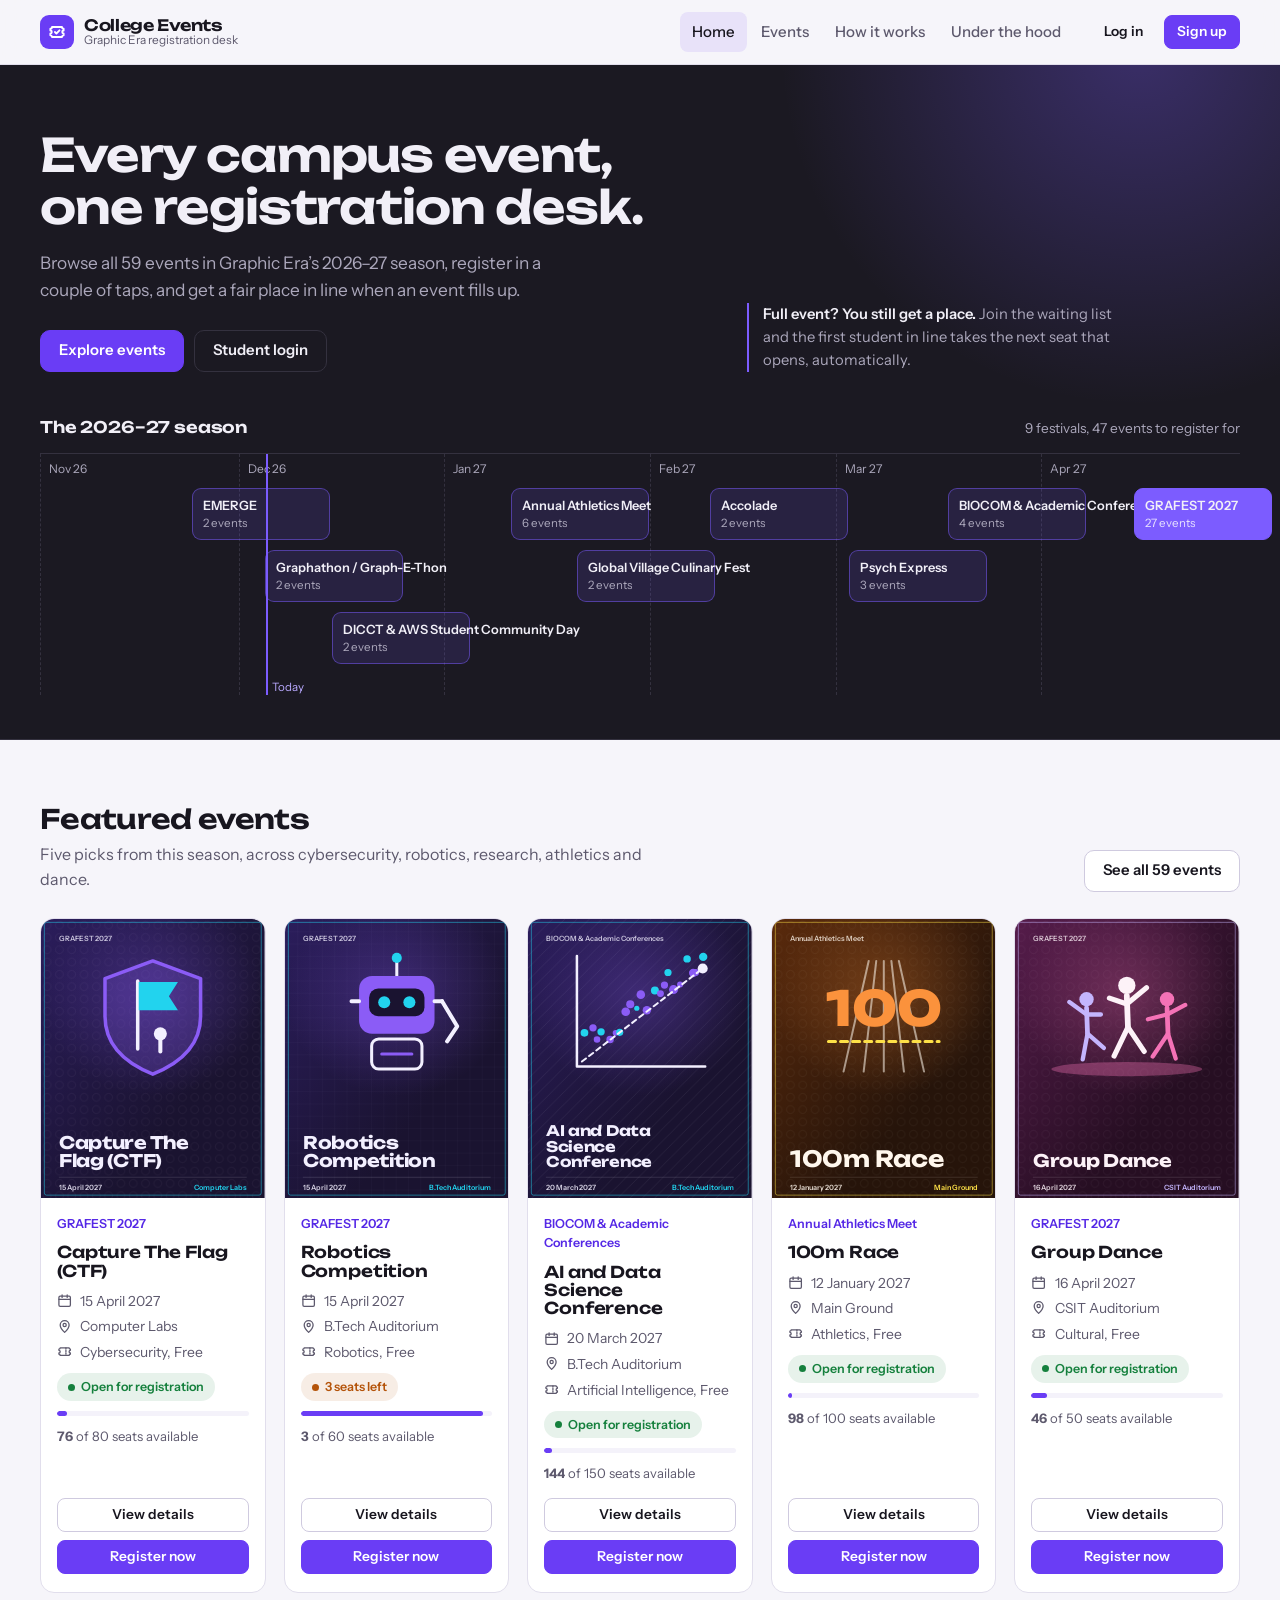
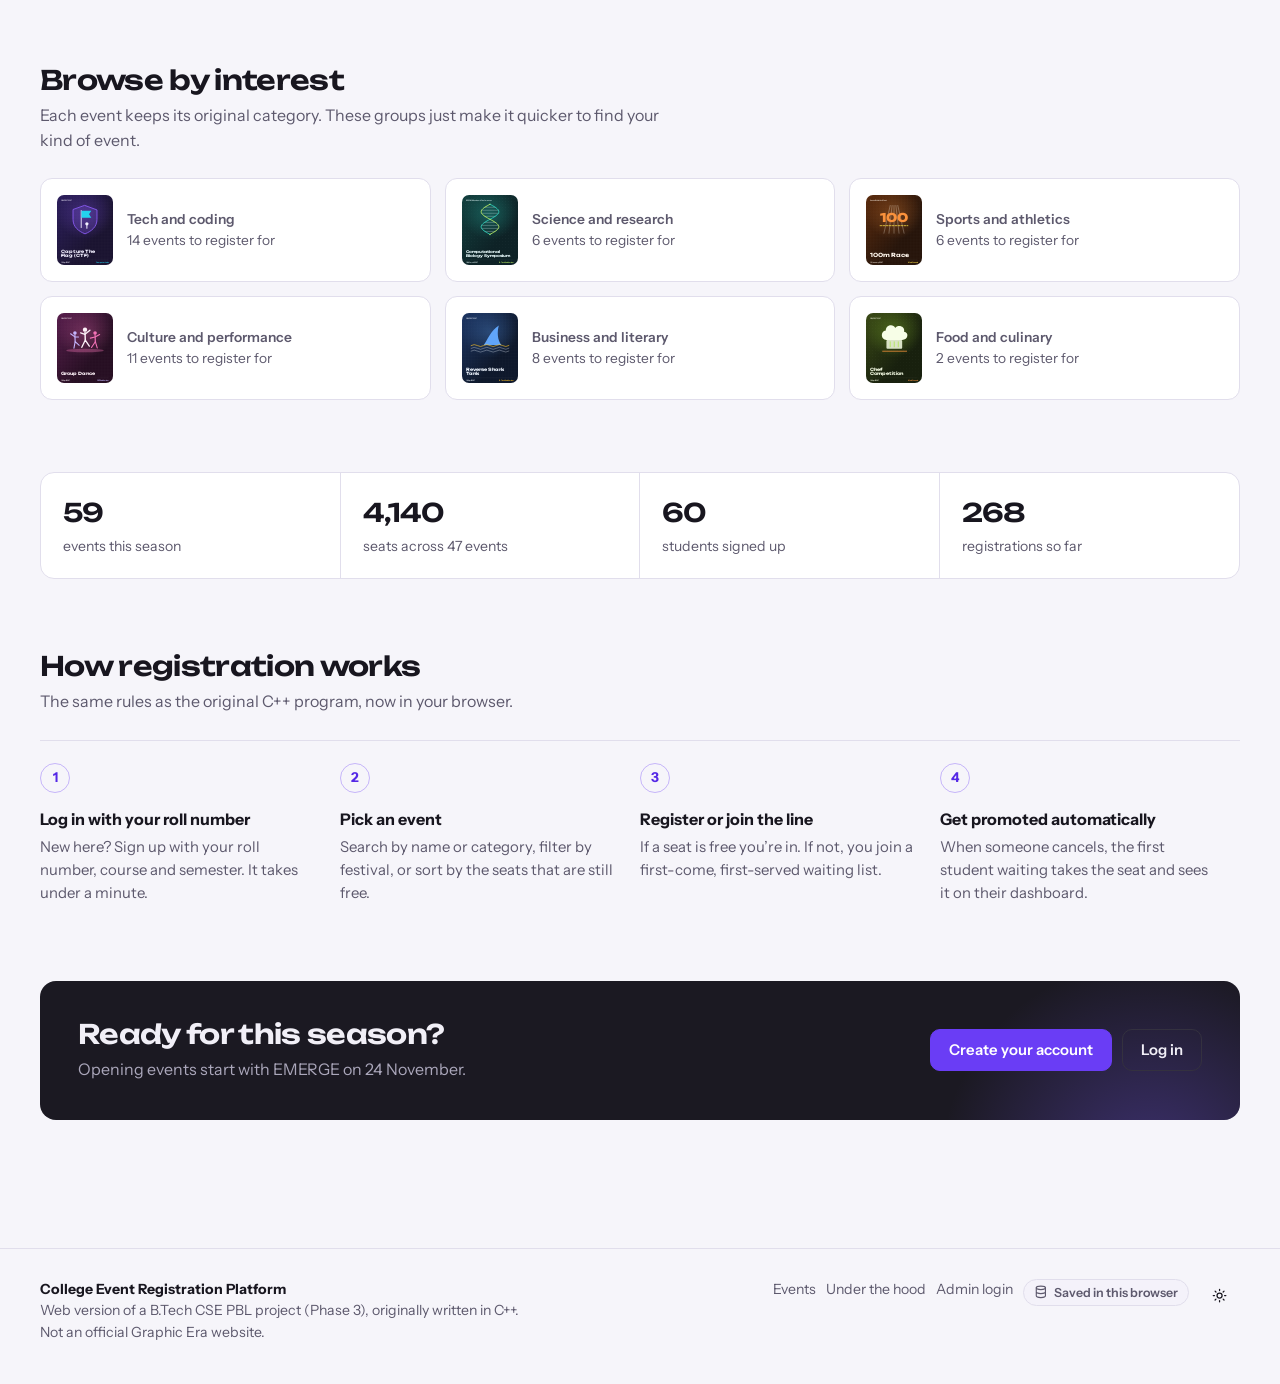
<file: docs/index.html>
<!doctype html>
<html lang="en">
<head>
<meta charset="utf-8">
<meta name="viewport" content="width=device-width, initial-scale=1, viewport-fit=cover">
<title>College Event Registration Platform</title>
<meta name="description" content="Register for Graphic Era's 2026-27 college events: 59 events, waiting lists, student and admin dashboards.">
<link rel="icon" href="data:image/svg+xml,<svg xmlns='http://www.w3.org/2000/svg' viewBox='0 0 100 100'><text y='.9em' font-size='90'>🎟️</text></svg>">
<link rel="preconnect" href="https://fonts.googleapis.com">
<link rel="preconnect" href="https://fonts.gstatic.com" crossorigin>
<link href="https://fonts.googleapis.com/css2?family=Instrument+Sans:wght@400;500;600;700&family=Unbounded:wght@500;600;700&display=swap" rel="stylesheet">
<link rel="stylesheet" href="css/styles.css">
</head>
<body>
<div id="app"></div>
<div class="toasts" id="toasts" aria-live="polite"></div>
<!-- Load order matters: data, logic, posters, demo data, then the interface. -->
<script src="js/data.js"></script>
<script src="js/core.js"></script>
<script src="js/posters.js"></script>
<script src="js/seed-data.js"></script>
<script src="js/app-base.js"></script>
<script src="js/app-views.js"></script>
<script src="js/app-student.js"></script>
<script src="js/app-admin.js"></script>
<script src="js/app-main.js"></script>
</body>
</html>
</file>
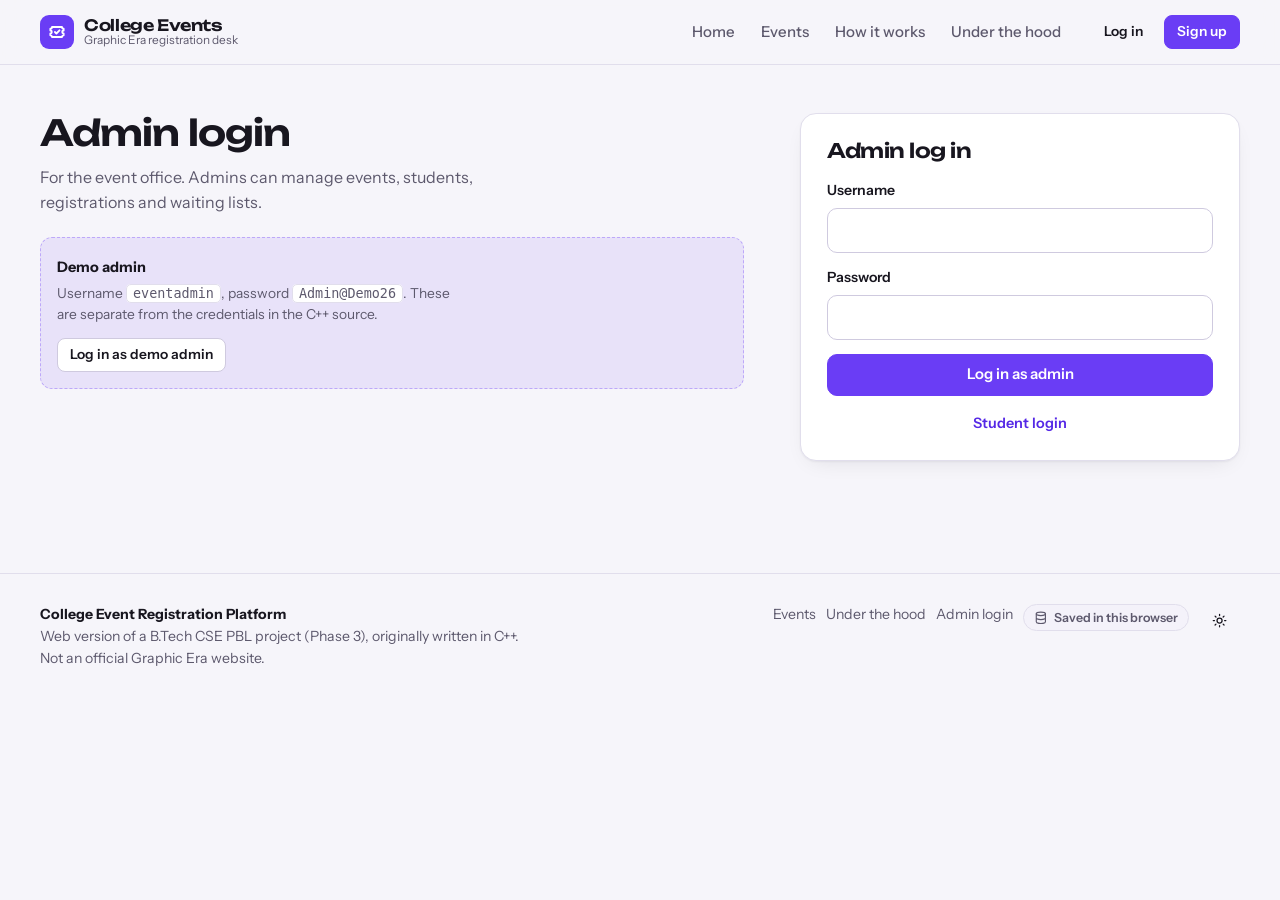
<file: docs/admin.html>
<!doctype html>
<html lang="en"><head><meta charset="utf-8"><title>Admin | College Event Registration</title>
<meta http-equiv="refresh" content="0; url=index.html#admin-login">
<script>location.replace("index.html#admin-login");</script></head>
<body><p><a href="index.html#admin-login">Open the admin login</a></p></body></html>
</file>
<file: docs/css/styles.css>
:root{
  --font-display:"Unbounded","Segoe UI",system-ui,-apple-system,sans-serif;
  --font-body:"Instrument Sans","Segoe UI",system-ui,-apple-system,"Helvetica Neue",Arial,sans-serif;
  --bg:#F6F5FA;--bg-2:#EEECF6;--surface:#FFFFFF;--surface-2:#F4F2FA;--line:#E1DEEC;--line-2:#CFCADF;
  --text:#18161F;--muted:#5D596D;--faint:#8A869A;
  --violet:#6A3DF5;--violet-hi:#5528E6;--violet-soft:rgba(106,61,245,.10);--violet-line:rgba(106,61,245,.35);--on-violet:#FFFFFF;
  --ok:#15803D;--ok-soft:rgba(21,128,61,.10);--warn:#B45309;--warn-soft:rgba(180,83,9,.10);--bad:#C62828;--bad-soft:rgba(198,40,40,.09);
  --header:rgba(246,245,250,.86);--shadow:0 1px 2px rgba(24,22,31,.05),0 8px 24px -12px rgba(24,22,31,.14);
  --hero:#1B1922;--hero-text:#F1EFF7;--hero-muted:#ABA7BB;--hero-line:#34313F;
  color-scheme:light;
  box-sizing:border-box;padding-top:env(safe-area-inset-top,0px);padding-bottom:env(safe-area-inset-bottom,0px);
}
@media (prefers-color-scheme:dark){:root:not([data-theme="light"]){
  --bg:#141318;--bg-2:#1A1920;--surface:#1F1E26;--surface-2:#27262F;--line:#32303C;--line-2:#45424F;
  --text:#EEECF4;--muted:#A6A2B4;--faint:#77738A;
  --violet:#7C5CFF;--violet-hi:#9A82FF;--violet-soft:rgba(124,92,255,.16);--violet-line:rgba(124,92,255,.45);--on-violet:#FFFFFF;
  --ok:#4ADE80;--ok-soft:rgba(74,222,128,.12);--warn:#FBBF24;--warn-soft:rgba(251,191,36,.12);--bad:#F87171;--bad-soft:rgba(248,113,113,.12);
  --header:rgba(20,19,24,.84);--shadow:0 1px 2px rgba(0,0,0,.3),0 10px 30px -14px rgba(0,0,0,.6);
  --hero:#18171D;--hero-text:#F1EFF7;--hero-muted:#ABA7BB;--hero-line:#302E39;color-scheme:dark;}}
:root[data-theme="dark"]{
  --bg:#141318;--bg-2:#1A1920;--surface:#1F1E26;--surface-2:#27262F;--line:#32303C;--line-2:#45424F;
  --text:#EEECF4;--muted:#A6A2B4;--faint:#77738A;
  --violet:#7C5CFF;--violet-hi:#9A82FF;--violet-soft:rgba(124,92,255,.16);--violet-line:rgba(124,92,255,.45);--on-violet:#FFFFFF;
  --ok:#4ADE80;--ok-soft:rgba(74,222,128,.12);--warn:#FBBF24;--warn-soft:rgba(251,191,36,.12);--bad:#F87171;--bad-soft:rgba(248,113,113,.12);
  --header:rgba(20,19,24,.84);--shadow:0 1px 2px rgba(0,0,0,.3),0 10px 30px -14px rgba(0,0,0,.6);
  --hero:#18171D;--hero-text:#F1EFF7;--hero-muted:#ABA7BB;--hero-line:#302E39;color-scheme:dark;}
*,*::before,*::after{box-sizing:border-box}
html{scroll-padding-top:calc(env(safe-area-inset-top,0px) + 80px);-webkit-text-size-adjust:100%}
body{margin:0;background:var(--bg);color:var(--text);font:16px/1.55 var(--font-body);-webkit-font-smoothing:antialiased;min-height:100%}
body::before{content:"";position:fixed;inset:0 0 auto;height:env(safe-area-inset-top,0px);z-index:60;background:var(--header);backdrop-filter:blur(14px);-webkit-backdrop-filter:blur(14px)}
img,svg{max-width:100%}
a{color:inherit}
button,input,select,textarea{font:inherit;color:inherit}
:focus-visible{outline:2px solid var(--violet);outline-offset:2px;border-radius:6px}
h1,h2,h3{font-family:var(--font-display);letter-spacing:-.025em;line-height:1.12;margin:0;font-weight:600}
h1{font-size:clamp(1.9rem,3.6vw,3rem)}
h2{font-size:clamp(1.3rem,2.1vw,1.7rem)}
h3{font-size:1.02rem;letter-spacing:-.01em}
p{margin:0}
.wrap{width:min(1200px,100% - 40px);margin-inline:auto}
.muted{color:var(--muted)}.faint{color:var(--faint)}
.sr{position:absolute;width:1px;height:1px;overflow:hidden;clip:rect(0 0 0 0);white-space:nowrap}
.ico{width:1.1em;height:1.1em;flex:none;vertical-align:-.17em;stroke:currentColor;fill:none;stroke-width:2;stroke-linecap:round;stroke-linejoin:round}

/* ---------- header ---------- */
.hdr{position:sticky;top:env(safe-area-inset-top,0px);z-index:50;background:var(--header);backdrop-filter:blur(14px);-webkit-backdrop-filter:blur(14px);border-bottom:1px solid var(--line)}
.hdr .wrap{display:flex;align-items:center;gap:18px;height:64px}
.brand{display:flex;align-items:center;gap:10px;text-decoration:none;margin-right:auto;min-width:0}
.brand-mark{width:34px;height:34px;border-radius:9px;background:var(--violet);display:grid;place-items:center;flex:none}
.brand-mark svg{width:20px;height:20px}
.brand-txt{display:flex;flex-direction:column;line-height:1.1;min-width:0}
.brand-txt b{font-family:var(--font-display);font-weight:600;font-size:.98rem;letter-spacing:-.02em;white-space:nowrap}
.brand-txt span{font-size:.74rem;color:var(--muted);white-space:nowrap}
.nav{display:flex;align-items:center;gap:2px}
.nav a{text-decoration:none;padding:8px 12px;border-radius:8px;color:var(--muted);font-weight:500;font-size:.94rem;white-space:nowrap}
.nav a:hover{color:var(--text);background:var(--surface-2)}
.nav a[aria-current="page"]{color:var(--text);background:var(--violet-soft)}
.hdr-actions{display:flex;align-items:center;gap:8px}
.menu-btn{display:none}
.who{display:flex;align-items:center;gap:8px;font-size:.88rem;color:var(--muted);white-space:nowrap}
.avatar{width:30px;height:30px;border-radius:50%;background:var(--violet-soft);color:var(--violet-hi);display:grid;place-items:center;font-weight:700;font-size:.8rem;flex:none}
@media (max-width:980px){
  .nav{display:none;position:absolute;left:0;right:0;top:64px;flex-direction:column;align-items:stretch;padding:10px 20px 16px;background:var(--bg);border-bottom:1px solid var(--line);box-shadow:var(--shadow)}
  .nav.open{display:flex}
  .nav a{padding:12px}
  .menu-btn{display:inline-flex}
  .who .who-name{display:none}
}

/* ---------- buttons ---------- */
.btn{display:inline-flex;align-items:center;justify-content:center;gap:8px;min-height:42px;padding:0 18px;border-radius:10px;border:1px solid var(--line-2);background:var(--surface);color:var(--text);font-weight:600;font-size:.93rem;text-decoration:none;cursor:pointer;white-space:nowrap;transition:background .15s,border-color .15s,color .15s}
.btn:hover{border-color:var(--violet-line);background:var(--surface-2)}
.btn.primary{background:var(--violet);border-color:var(--violet);color:var(--on-violet)}
.btn.primary:hover{background:var(--violet-hi);border-color:var(--violet-hi)}
.btn.danger{color:var(--bad);border-color:color-mix(in srgb,var(--bad) 40%,transparent)}
.btn.danger:hover{background:var(--bad-soft)}
.btn.ghost{border-color:transparent;background:transparent}
.btn.ghost:hover{background:var(--surface-2)}
.btn.sm{min-height:34px;padding:0 12px;font-size:.86rem;border-radius:8px}
.btn.icon{width:40px;padding:0}
.btn[disabled],.btn[aria-disabled="true"]{opacity:.55;cursor:not-allowed;pointer-events:none}
.btn.loading{position:relative;color:transparent!important}
.btn.loading::after{content:"";position:absolute;width:16px;height:16px;border-radius:50%;border:2px solid var(--muted);border-top-color:transparent;animation:spin .7s linear infinite}
.btn.primary.loading::after{border-color:#fff;border-top-color:transparent}
@keyframes spin{to{transform:rotate(360deg)}}
.row{display:flex;gap:10px;flex-wrap:wrap;align-items:center}

/* ---------- pills ---------- */
.pill{display:inline-flex;align-items:center;gap:6px;padding:3px 10px;border-radius:999px;font-size:.78rem;font-weight:600;white-space:nowrap;background:var(--surface-2);color:var(--muted);border:1px solid var(--line)}
.pill.ok{background:var(--ok-soft);color:var(--ok);border-color:transparent}
.pill.warn{background:var(--warn-soft);color:var(--warn);border-color:transparent}
.pill.bad{background:var(--bad-soft);color:var(--bad);border-color:transparent}
.pill.vio{background:var(--violet-soft);color:var(--violet-hi);border-color:transparent}
.dot{width:7px;height:7px;border-radius:50%;background:currentColor}

/* ---------- hero ---------- */
.hero{background:var(--hero);color:var(--hero-text);position:relative;overflow:hidden;border-bottom:1px solid var(--hero-line)}
.hero::before{content:"";position:absolute;width:720px;height:720px;right:-220px;top:-380px;background:radial-gradient(closest-side,rgba(124,92,255,.32),transparent);pointer-events:none}
.hero .wrap{position:relative;padding:64px 0 44px}
.hero-top{display:grid;grid-template-columns:minmax(0,1.15fr) minmax(0,.85fr);gap:40px;align-items:end}
.hero h1{max-width:15ch}
.hero .lede{color:var(--hero-muted);font-size:1.08rem;max-width:46ch;margin-top:18px}
.hero .row{margin-top:26px}
.hero .btn:not(.primary){background:transparent;color:var(--hero-text);border-color:var(--hero-line)}
.hero .btn:not(.primary):hover{background:rgba(255,255,255,.06)}
.hero-note{color:var(--hero-muted);font-size:.92rem;border-left:2px solid #7C5CFF;padding-left:14px;max-width:38ch}
.hero-note b{color:var(--hero-text);font-weight:600}
@media (max-width:860px){.hero-top{grid-template-columns:1fr}.hero .wrap{padding:44px 0 32px}}

/* season timeline */
.season{margin-top:46px}
.season-head{display:flex;justify-content:space-between;align-items:baseline;gap:12px;margin-bottom:14px}
.season-head h2{font-size:1rem;letter-spacing:-.01em}
.season-head span{color:var(--hero-muted);font-size:.85rem}
.tl{position:relative;height:190px;border-top:1px solid var(--hero-line)}
.tl-month{position:absolute;top:0;bottom:0;border-left:1px dashed var(--hero-line);font-size:.75rem;color:var(--hero-muted);padding:6px 0 0 8px}
.tl-today{position:absolute;top:0;bottom:0;width:2px;background:#7C5CFF}
.tl-today span{position:absolute;bottom:-2px;left:6px;font-size:.72rem;color:#B9A9FF;white-space:nowrap}
.tl-fest{position:absolute;height:52px;border-radius:9px;background:rgba(124,92,255,.14);border:1px solid rgba(124,92,255,.5);color:var(--hero-text);text-decoration:none;padding:7px 10px;display:flex;flex-direction:column;justify-content:center;min-width:0;cursor:pointer;transition:background .15s,transform .15s;font:inherit;text-align:left}
.tl-fest:hover{background:rgba(124,92,255,.3)}
.tl-fest b{font-size:.8rem;font-weight:600;white-space:nowrap;overflow:hidden;text-overflow:ellipsis}
.tl-fest span{font-size:.72rem;color:var(--hero-muted);white-space:nowrap;overflow:hidden;text-overflow:ellipsis}
.tl-fest.big{background:#7C5CFF;border-color:#7C5CFF}
.tl-fest.big span{color:#E7E1FF}
.tl-list{display:none}
@media (max-width:860px){
  .tl{display:none}
  .tl-list{display:grid;gap:8px}
  .tl-list button{display:flex;justify-content:space-between;gap:12px;align-items:center;padding:12px 14px;border-radius:10px;border:1px solid var(--hero-line);background:rgba(255,255,255,.03);color:var(--hero-text);text-align:left;cursor:pointer}
  .tl-list button span{color:var(--hero-muted);font-size:.82rem;white-space:nowrap}
}

/* ---------- sections ---------- */
.section{padding:64px 0}
.section + .section{padding-top:8px}
.sec-head{display:flex;justify-content:space-between;align-items:end;gap:20px;margin-bottom:26px;flex-wrap:wrap}
.sec-head p{color:var(--muted);margin-top:8px;max-width:58ch}
.page-head{padding:36px 0 22px}
.page-head p{color:var(--muted);margin-top:8px;max-width:62ch}
.crumbs{display:flex;gap:6px;align-items:center;font-size:.86rem;color:var(--muted);margin-bottom:12px;flex-wrap:wrap}
.crumbs a{text-decoration:none}.crumbs a:hover{color:var(--text);text-decoration:underline}

/* ---------- event cards ---------- */
.grid{display:grid;grid-template-columns:repeat(auto-fill,minmax(250px,1fr));gap:22px}
.card{background:var(--surface);border:1px solid var(--line);border-radius:14px;overflow:hidden;display:flex;flex-direction:column;min-width:0;transition:border-color .15s}
.card:hover{border-color:var(--line-2)}
.poster{display:block;aspect-ratio:4/5;background:var(--surface-2);overflow:hidden}
.poster svg{width:100%;height:100%;display:block}
.card-body{padding:16px 16px 18px;display:flex;flex-direction:column;gap:10px;flex:1}
.card-body h3 a{text-decoration:none}
.card-body h3 a:hover{text-decoration:underline;text-underline-offset:3px}
.meta{display:grid;gap:4px;font-size:.87rem;color:var(--muted)}
.meta div{display:flex;gap:8px;align-items:center;min-width:0}
.meta div span{overflow:hidden;text-overflow:ellipsis;white-space:nowrap}
.seatbar{height:5px;border-radius:5px;background:var(--surface-2);overflow:hidden}
.seatbar i{display:block;height:100%;background:var(--violet);border-radius:5px}
.seatline{display:flex;justify-content:space-between;font-size:.82rem;color:var(--muted);gap:8px}
.card-foot{display:flex;gap:8px;margin-top:auto;padding-top:4px}
.card-foot .btn{flex:1}
.parent-tag{font-size:.78rem;color:var(--violet-hi);font-weight:600;text-decoration:none}
.parent-tag:hover{text-decoration:underline}

/* featured rail */
.rail{display:grid;grid-template-columns:repeat(5,minmax(0,1fr));gap:18px}
@media (max-width:1100px){.rail{grid-template-columns:none;grid-auto-flow:column;grid-auto-columns:minmax(240px,1fr);overflow-x:auto;scroll-snap-type:x mandatory;padding-bottom:10px}.rail>*{scroll-snap-align:start}}

/* tracks */
.tracks{display:grid;grid-template-columns:repeat(3,minmax(0,1fr));gap:14px}
.track{display:flex;gap:14px;align-items:center;padding:16px;border:1px solid var(--line);border-radius:12px;background:var(--surface);text-decoration:none;cursor:pointer;text-align:left;width:100%}
.track:hover{border-color:var(--violet-line)}
.track-thumb{width:56px;height:70px;border-radius:7px;overflow:hidden;flex:none}
.track-thumb svg{width:100%;height:100%;display:block}
.track b{display:block;font-weight:600}
.track span{font-size:.86rem;color:var(--muted)}
@media (max-width:860px){.tracks{grid-template-columns:1fr 1fr}}
@media (max-width:540px){.tracks{grid-template-columns:1fr}}

/* stats band */
.figures{display:grid;grid-template-columns:repeat(4,minmax(0,1fr));border:1px solid var(--line);border-radius:14px;background:var(--surface);overflow:hidden}
.figures>div{padding:20px 22px;border-right:1px solid var(--line)}
.figures>div:last-child{border-right:0}
.figures b{display:block;font-family:var(--font-display);font-size:1.6rem;font-weight:600;letter-spacing:-.03em}
.figures span{color:var(--muted);font-size:.88rem}
@media (max-width:760px){.figures{grid-template-columns:1fr 1fr}.figures>div:nth-child(2){border-right:0}.figures>div:nth-child(-n+2){border-bottom:1px solid var(--line)}}

/* steps */
.steps{display:grid;grid-template-columns:repeat(4,minmax(0,1fr));gap:0;counter-reset:s;border-top:1px solid var(--line)}
.step{padding:22px 22px 4px 0}
.step::before{counter-increment:s;content:counter(s);display:grid;place-items:center;width:30px;height:30px;border-radius:50%;border:1px solid var(--violet-line);color:var(--violet-hi);font-weight:700;font-size:.85rem;margin-bottom:14px}
.step b{display:block;margin-bottom:4px}
.step p{color:var(--muted);font-size:.93rem}
@media (max-width:860px){.steps{grid-template-columns:1fr 1fr}}
@media (max-width:540px){.steps{grid-template-columns:1fr}}

.cta{border-radius:16px;background:var(--hero);color:var(--hero-text);padding:38px;display:flex;justify-content:space-between;align-items:center;gap:24px;flex-wrap:wrap;position:relative;overflow:hidden}
.cta::after{content:"";position:absolute;width:420px;height:420px;right:-120px;bottom:-260px;background:radial-gradient(closest-side,rgba(124,92,255,.35),transparent)}
.cta p{color:var(--hero-muted);margin-top:8px}
.cta>*{position:relative;z-index:1}

.foot{border-top:1px solid var(--line);margin-top:64px;padding:30px 0 40px;color:var(--muted);font-size:.88rem}
.foot .wrap{display:flex;justify-content:space-between;gap:20px;flex-wrap:wrap}
.foot a{text-decoration:none}.foot a:hover{color:var(--text)}

/* ---------- filters ---------- */
.filters{position:sticky;top:calc(env(safe-area-inset-top,0px) + 64px);z-index:20;background:var(--bg);padding:12px 0;border-bottom:1px solid var(--line);margin-bottom:22px}
.filters .wrap{display:flex;gap:10px;flex-wrap:wrap;align-items:center}
.search{position:relative;flex:1 1 260px}
.search .ico{position:absolute;left:12px;top:50%;transform:translateY(-50%);color:var(--faint)}
.search input{padding-left:38px}
.field input,.field select,.field textarea,.search input,.select{width:100%;min-height:42px;padding:9px 12px;border-radius:10px;border:1px solid var(--line-2);background:var(--surface);color:var(--text);outline:none}
.select{width:auto;flex:0 1 auto;padding-right:30px}
.field input:focus,.field select:focus,.field textarea:focus,.search input:focus,.select:focus{border-color:var(--violet);box-shadow:0 0 0 3px var(--violet-soft)}
.field textarea{min-height:96px;resize:vertical}
.results-bar{display:flex;justify-content:space-between;align-items:center;gap:12px;margin-bottom:16px;color:var(--muted);font-size:.9rem;flex-wrap:wrap}
.chips{display:flex;gap:8px;flex-wrap:wrap}
.chip{padding:6px 12px;border-radius:999px;border:1px solid var(--line);background:var(--surface);font-size:.84rem;cursor:pointer;color:var(--muted)}
.chip[aria-pressed="true"]{background:var(--violet);border-color:var(--violet);color:var(--on-violet)}
.empty{border:1px dashed var(--line-2);border-radius:14px;padding:40px 24px;text-align:center;color:var(--muted)}
.empty b{display:block;color:var(--text);margin-bottom:6px;font-size:1.05rem}
.empty .btn{margin-top:16px}

/* ---------- detail ---------- */
.detail{display:grid;grid-template-columns:minmax(0,400px) minmax(0,1fr);gap:44px;align-items:start;padding-bottom:20px}
.detail .poster{border-radius:14px;position:sticky;top:calc(env(safe-area-inset-top,0px) + 88px);box-shadow:var(--shadow)}
.detail h1{font-size:clamp(1.7rem,3vw,2.5rem)}
.detail .desc{font-size:1.06rem;color:var(--muted);margin-top:14px;max-width:62ch}
.facts{display:grid;grid-template-columns:repeat(2,minmax(0,1fr));border:1px solid var(--line);border-radius:12px;margin-top:26px;overflow:hidden;background:var(--surface)}
.facts>div{padding:12px 16px;border-bottom:1px solid var(--line);min-width:0}
.facts>div:nth-child(odd){border-right:1px solid var(--line)}
.facts>div:nth-last-child(-n+2){border-bottom:0}
.facts dt{font-size:.8rem;color:var(--muted)}
.facts dd{margin:2px 0 0;font-weight:600}
.panel{border:1px solid var(--line);border-radius:14px;background:var(--surface);padding:20px;margin-top:22px}
.panel.vio{border-color:var(--violet-line);background:linear-gradient(var(--violet-soft),var(--violet-soft)),var(--surface)}
.panel h3{margin-bottom:6px}
.panel p{color:var(--muted)}
.panel .row{margin-top:14px}
.subevents{display:grid;gap:8px;margin-top:12px}
.subevent{display:flex;gap:12px;align-items:center;padding:10px;border:1px solid var(--line);border-radius:10px;text-decoration:none;background:var(--surface)}
.subevent:hover{border-color:var(--violet-line)}
.subevent .mini{width:42px;height:52px;border-radius:6px;overflow:hidden;flex:none}
.subevent .mini svg{width:100%;height:100%;display:block}
.subevent div{min-width:0;flex:1}
.subevent b{display:block;font-weight:600;font-size:.94rem;overflow:hidden;text-overflow:ellipsis;white-space:nowrap}
.subevent span{font-size:.82rem;color:var(--muted)}
.origin{font-size:.8rem;color:var(--faint);margin-top:18px}
@media (max-width:860px){.detail{grid-template-columns:1fr;gap:24px}.detail .poster{position:static;max-width:360px}}
@media (max-width:480px){.facts{grid-template-columns:1fr}.facts>div:nth-child(odd){border-right:0}.facts>div:nth-last-child(2){border-bottom:1px solid var(--line)}}

/* ---------- auth ---------- */
.auth{display:grid;grid-template-columns:minmax(0,1fr) minmax(0,440px);gap:56px;align-items:start;padding:48px 0}
.auth-side h1{font-size:clamp(1.6rem,2.8vw,2.3rem)}
.auth-side p{color:var(--muted);margin-top:12px;max-width:44ch}
.form-card{background:var(--surface);border:1px solid var(--line);border-radius:16px;padding:26px;box-shadow:var(--shadow)}
.form-card h2{font-size:1.25rem;margin-bottom:4px}
.form{display:grid;gap:14px;margin-top:18px}
.field{display:grid;gap:6px}
.field label{font-size:.88rem;font-weight:600}
.field .hint{font-size:.8rem;color:var(--faint)}
.field.check{display:flex;gap:10px;align-items:center}
.field.check input{width:18px;height:18px;min-height:0;accent-color:var(--violet)}
.two{display:grid;grid-template-columns:1fr 1fr;gap:12px}
.form-err{padding:10px 12px;border-radius:10px;background:var(--bad-soft);color:var(--bad);font-size:.9rem}
.form-err:empty{display:none}
.alt{font-size:.9rem;color:var(--muted);margin-top:16px;text-align:center}
.alt a{color:var(--violet-hi);font-weight:600;text-decoration:none}
.alt a:hover{text-decoration:underline}
.demo{margin-top:22px;border:1px dashed var(--violet-line);border-radius:12px;padding:16px;background:var(--violet-soft)}
.demo b{font-size:.9rem}
.demo p{font-size:.86rem;color:var(--muted);margin:4px 0 12px}
.demo code{font-family:ui-monospace,SFMono-Regular,Menlo,Consolas,monospace;font-size:.84rem;background:var(--surface);padding:1px 6px;border-radius:5px;border:1px solid var(--line)}
@media (max-width:860px){.auth{grid-template-columns:1fr;gap:28px;padding:28px 0}}
@media (max-width:420px){.two{grid-template-columns:1fr}}

/* ---------- dashboard ---------- */
.dash-grid{display:grid;grid-template-columns:minmax(0,1fr) 320px;gap:24px;align-items:start}
.tiles{display:grid;grid-template-columns:repeat(4,minmax(0,1fr));gap:14px}
.tile{background:var(--surface);border:1px solid var(--line);border-radius:12px;padding:16px 18px;min-width:0}
.tile span{font-size:.84rem;color:var(--muted);display:flex;gap:8px;align-items:center}
.tile b{display:block;font-family:var(--font-display);font-weight:600;font-size:1.65rem;letter-spacing:-.03em;margin-top:6px}
.tile small{color:var(--faint);font-size:.8rem}
.box{background:var(--surface);border:1px solid var(--line);border-radius:14px;padding:20px;min-width:0}
.box + .box{margin-top:20px}
.box-head{display:flex;justify-content:space-between;align-items:center;gap:12px;margin-bottom:14px}
.box-head a{font-size:.88rem;color:var(--violet-hi);text-decoration:none;font-weight:600}
.list{display:grid}
.li{display:flex;gap:14px;align-items:center;padding:12px 0;border-top:1px solid var(--line);min-width:0}
.li:first-child{border-top:0;padding-top:0}
.li .mini{width:44px;height:55px;border-radius:6px;overflow:hidden;flex:none}
.li .mini svg{width:100%;height:100%;display:block}
.li-main{flex:1;min-width:0}
.li-main b{display:block;font-weight:600;overflow:hidden;text-overflow:ellipsis;white-space:nowrap}
.li-main b a{text-decoration:none}.li-main b a:hover{text-decoration:underline}
.li-main span{font-size:.84rem;color:var(--muted)}
.li-side{display:flex;gap:8px;align-items:center;flex:none}
.profile-card{display:grid;gap:14px}
.profile-top{display:flex;gap:12px;align-items:center}
.profile-top .avatar{width:48px;height:48px;font-size:1.05rem}
.kv{display:grid;grid-template-columns:auto 1fr;gap:6px 14px;font-size:.9rem}
.kv dt{color:var(--muted)}.kv dd{margin:0;font-weight:600;text-align:right;overflow-wrap:anywhere}
.quick{display:grid;gap:8px}
.quick a{justify-content:flex-start}
.notice{display:flex;gap:12px;align-items:flex-start;padding:14px 16px;border-radius:12px;background:var(--ok-soft);color:var(--text);border:1px solid color-mix(in srgb,var(--ok) 35%,transparent);margin-bottom:20px}
.notice .ico{color:var(--ok);margin-top:3px}
.notice div{flex:1}
.feed{display:grid;gap:12px;font-size:.88rem}
.feed div{display:grid;gap:2px;padding-left:14px;border-left:2px solid var(--line)}
.feed div:first-child{border-left-color:var(--violet)}
.feed span{color:var(--faint);font-size:.78rem}
.tabs{display:flex;gap:4px;border-bottom:1px solid var(--line);margin-bottom:20px;overflow-x:auto}
.tabs button{border:0;background:none;padding:10px 14px;cursor:pointer;color:var(--muted);font-weight:600;border-bottom:2px solid transparent;margin-bottom:-1px;white-space:nowrap}
.tabs button[aria-selected="true"]{color:var(--text);border-bottom-color:var(--violet)}
.locked{display:flex;gap:8px;align-items:center;font-size:.82rem;color:var(--faint)}
@media (max-width:1000px){.dash-grid{grid-template-columns:1fr}.tiles{grid-template-columns:repeat(2,minmax(0,1fr))}}

/* ---------- admin ---------- */
.admin-shell{display:grid;grid-template-columns:220px minmax(0,1fr);gap:28px;padding-top:28px}
.side{position:sticky;top:calc(env(safe-area-inset-top,0px) + 88px);display:grid;gap:2px;align-self:start}
.side a{display:flex;gap:10px;align-items:center;text-decoration:none;padding:10px 12px;border-radius:9px;color:var(--muted);font-weight:500;font-size:.93rem}
.side a:hover{background:var(--surface-2);color:var(--text)}
.side a[aria-current="page"]{background:var(--violet-soft);color:var(--text)}
.side .badge{margin-left:auto;font-size:.75rem;background:var(--surface-2);border-radius:999px;padding:1px 8px;color:var(--muted)}
.side-label{font-size:.78rem;color:var(--faint);padding:14px 12px 6px}
@media (max-width:900px){.admin-shell{grid-template-columns:1fr;padding-top:16px}.side{position:static;display:flex;overflow-x:auto;gap:4px;padding-bottom:6px;border-bottom:1px solid var(--line)}.side-label{display:none}.side a{white-space:nowrap}}
.tbl-wrap{overflow-x:auto;border:1px solid var(--line);border-radius:12px;background:var(--surface)}
table{border-collapse:collapse;width:100%;font-size:.9rem}
th,td{padding:11px 14px;text-align:left;border-bottom:1px solid var(--line);vertical-align:middle}
th{font-size:.8rem;color:var(--muted);font-weight:600;background:var(--surface-2);white-space:nowrap}
th button{all:unset;cursor:pointer;display:inline-flex;gap:4px;align-items:center}
th button:hover{color:var(--text)}
tr:last-child td{border-bottom:0}
tbody tr:hover td{background:color-mix(in srgb,var(--surface-2) 55%,transparent)}
td.num,th.num{text-align:right;font-variant-numeric:tabular-nums}
td .row{flex-wrap:nowrap;justify-content:flex-end;gap:6px}
.toolbar{display:flex;gap:10px;flex-wrap:wrap;align-items:center;margin-bottom:16px}
.toolbar .search{flex:1 1 240px}
.charts{display:grid;grid-template-columns:repeat(2,minmax(0,1fr));gap:20px;margin-top:20px}
@media (max-width:1000px){.charts{grid-template-columns:1fr}}
.hbar{display:grid;gap:10px}
.hbar-row{display:grid;grid-template-columns:minmax(0,150px) minmax(0,1fr) 64px;gap:10px;align-items:center;font-size:.86rem}
.hbar-row span:first-child{overflow:hidden;text-overflow:ellipsis;white-space:nowrap;color:var(--muted)}
.hbar-track{height:12px;background:var(--surface-2);border-radius:6px;overflow:hidden}
.hbar-track i{display:block;height:100%;background:var(--violet);border-radius:6px}
.hbar-track i.warn{background:var(--warn)}
.hbar-row b{text-align:right;font-variant-numeric:tabular-nums;font-weight:600}
.queue{display:flex;gap:8px;flex-wrap:wrap;align-items:center}
.qitem{display:inline-flex;gap:8px;align-items:center;padding:5px 10px 5px 5px;border:1px solid var(--line);border-radius:999px;font-size:.84rem;background:var(--surface)}
.qitem i{font-style:normal;width:22px;height:22px;border-radius:50%;display:grid;place-items:center;background:var(--violet);color:var(--on-violet);font-size:.74rem;font-weight:700}
.qitem:first-child{border-color:var(--violet-line)}
.qarrow{color:var(--faint)}

/* ---------- modal + toast ---------- */
.modal-bg{position:fixed;inset:0;background:rgba(10,9,14,.55);z-index:100;display:grid;place-items:center;padding:20px;padding-top:calc(env(safe-area-inset-top,0px) + 20px);padding-bottom:calc(env(safe-area-inset-bottom,0px) + 20px);animation:fade .15s ease-out}
.modal{background:var(--surface);border:1px solid var(--line);border-radius:16px;width:min(540px,100%);max-height:100%;overflow:auto;box-shadow:0 30px 80px -20px rgba(0,0,0,.5);animation:pop .18s ease-out}
.modal.wide{width:min(760px,100%)}
.modal-head{padding:20px 22px 0;display:flex;justify-content:space-between;gap:12px;align-items:start}
.modal-head h2{font-size:1.15rem}
.modal-body{padding:12px 22px 4px;color:var(--muted)}
.modal-body .form{margin-top:6px}
.modal-body ul{padding-left:20px;margin:10px 0;color:var(--text)}
.modal-foot{display:flex;justify-content:flex-end;gap:10px;padding:18px 22px 22px;flex-wrap:wrap}
@keyframes fade{from{opacity:0}}@keyframes pop{from{opacity:0;transform:translateY(8px) scale(.98)}}
.toasts{position:fixed;right:20px;bottom:calc(env(safe-area-inset-bottom,0px) + 20px);z-index:120;display:grid;gap:10px;width:min(400px,calc(100% - 40px))}
.toast{display:flex;gap:12px;align-items:flex-start;padding:14px 16px;border-radius:12px;background:var(--surface);border:1px solid var(--line);box-shadow:var(--shadow);font-size:.92rem;animation:pop .2s ease-out}
.toast .ico{margin-top:2px}
.toast.ok .ico{color:var(--ok)}.toast.bad .ico{color:var(--bad)}.toast.info .ico{color:var(--violet-hi)}.toast.warn .ico{color:var(--warn)}
.toast button{margin-left:auto;border:0;background:none;color:var(--faint);cursor:pointer;padding:0 2px}
.banner{background:var(--warn-soft);color:var(--text);font-size:.88rem;border-bottom:1px solid var(--line)}
.banner .wrap{padding:9px 0;display:flex;gap:10px;align-items:center}
.loading-screen{min-height:60vh;display:grid;place-items:center;color:var(--muted)}
.prose{max-width:72ch}
.prose p,.prose ul{color:var(--muted);margin:10px 0}
.prose li{margin:4px 0}
.prose code{font-family:ui-monospace,SFMono-Regular,Menlo,Consolas,monospace;font-size:.86em;background:var(--surface-2);padding:1px 6px;border-radius:5px}
.prose h2{margin-top:36px}
@media (prefers-reduced-motion:reduce){*{animation:none!important;transition:none!important}}
.flip{transform:rotate(180deg);color:var(--faint)}
/* ---------- fixes after visual review ---------- */
.btn.menu-btn{display:none}
@media (max-width:980px){.btn.menu-btn{display:inline-flex}}
main:focus{outline:none}
.search input{padding-left:38px}
.card-foot{flex-wrap:wrap}
.card-foot .btn{flex:1 1 112px;min-width:0}
.feed div p{margin:0}
.charts .box{margin-top:0}
@media (max-width:640px){
  .filters{position:static}
  .filters .wrap{display:grid;grid-template-columns:1fr 1fr;gap:8px}
  .filters .search{grid-column:1/-1}
  .filters label{min-width:0}
  .filters .select{width:100%}
}
</file>
